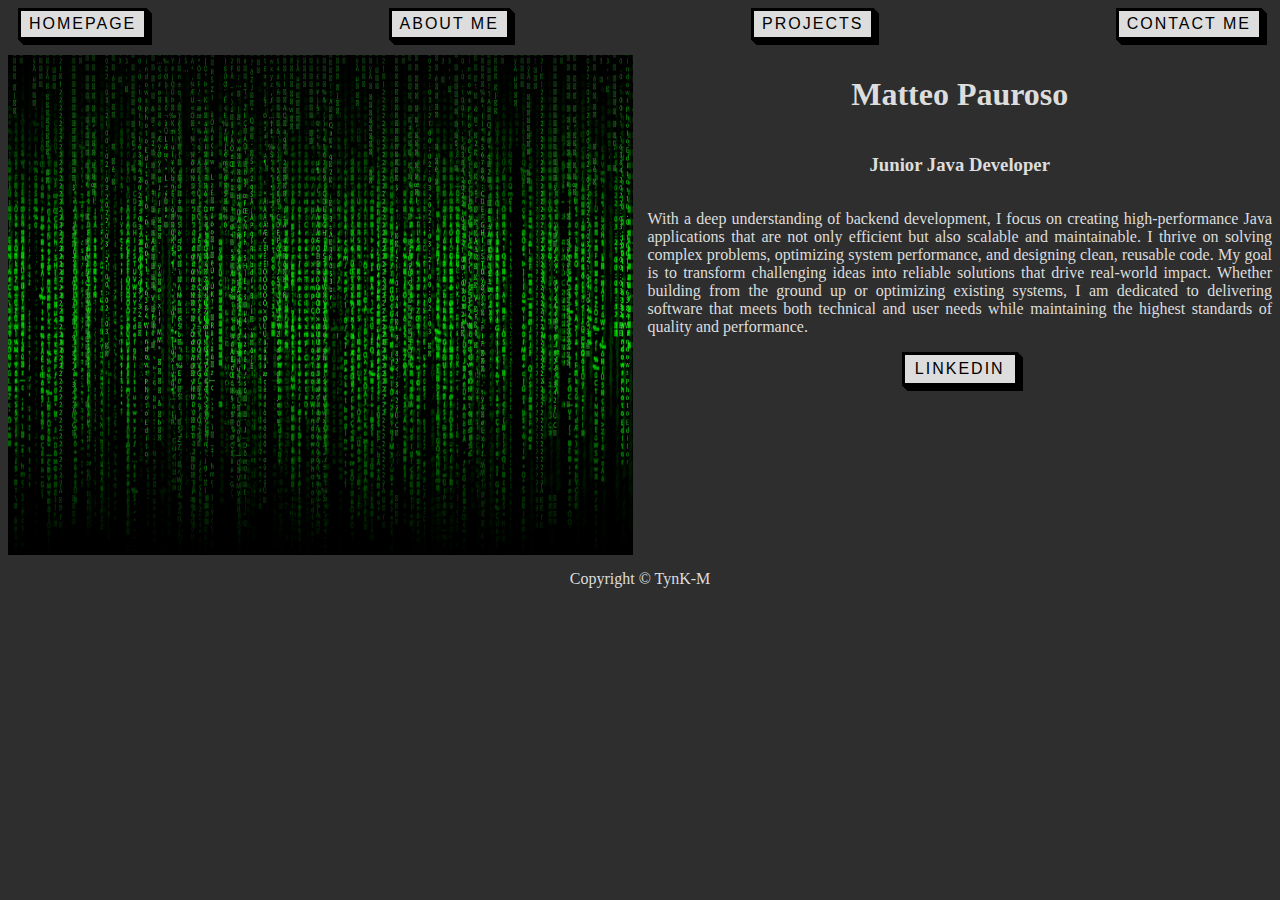
<file: basic-html-css/portfolio v1/index.html>
<!DOCTYPE html>
<html lang="en">

<head>
    <meta charset="UTF-8">
    <meta name="viewport" content="width=device-width, initial-scale=1.0">
    <title>TynK-M - Portfolio</title>
    <!-- Importing the global styles -->
    <link rel="stylesheet" href="styles/global.css">
    <!-- Importing the Local styles -->
    <link rel="stylesheet" href="styles/index.css">
</head>

<body>
    <nav>
        <a href="">
            Homepage
        </a>
        <a href="pages/about-me.html">
            About me
        </a>
        <a href="pages/projects.html">
            Projects
        </a>
        <a href="pages/contact-me.html">
            Contact me
        </a>
    </nav>

    <div id="hero">
        <img src="images/matrix.png" alt="matrix green terminal" class="img-hero">
        <div class="text-hero">
            <h1 class="header-hero">Matteo Pauroso</h1>
            <h3 class="header-hero">Junior Java Developer</h3>
                <p>
                    With a deep understanding of backend development, I focus on creating high-performance Java
                    applications that are not only efficient but also scalable and maintainable. I thrive on solving
                    complex problems, optimizing system performance, and designing clean, reusable code. My goal is to
                    transform challenging ideas into reliable solutions that drive real-world impact. Whether building
                    from the ground up or optimizing existing systems, I am dedicated to delivering software that meets
                    both technical and user needs while maintaining the highest standards of quality and performance.
                </p>

                <a href="https://www.linkedin.com/in/matteo-pauroso/" class="button-styled">LinkedIn</a>
        </div>
    </div>

    <footer>
        Copyright &#169; TynK-M
    </footer>
</body>

</html>
</file>
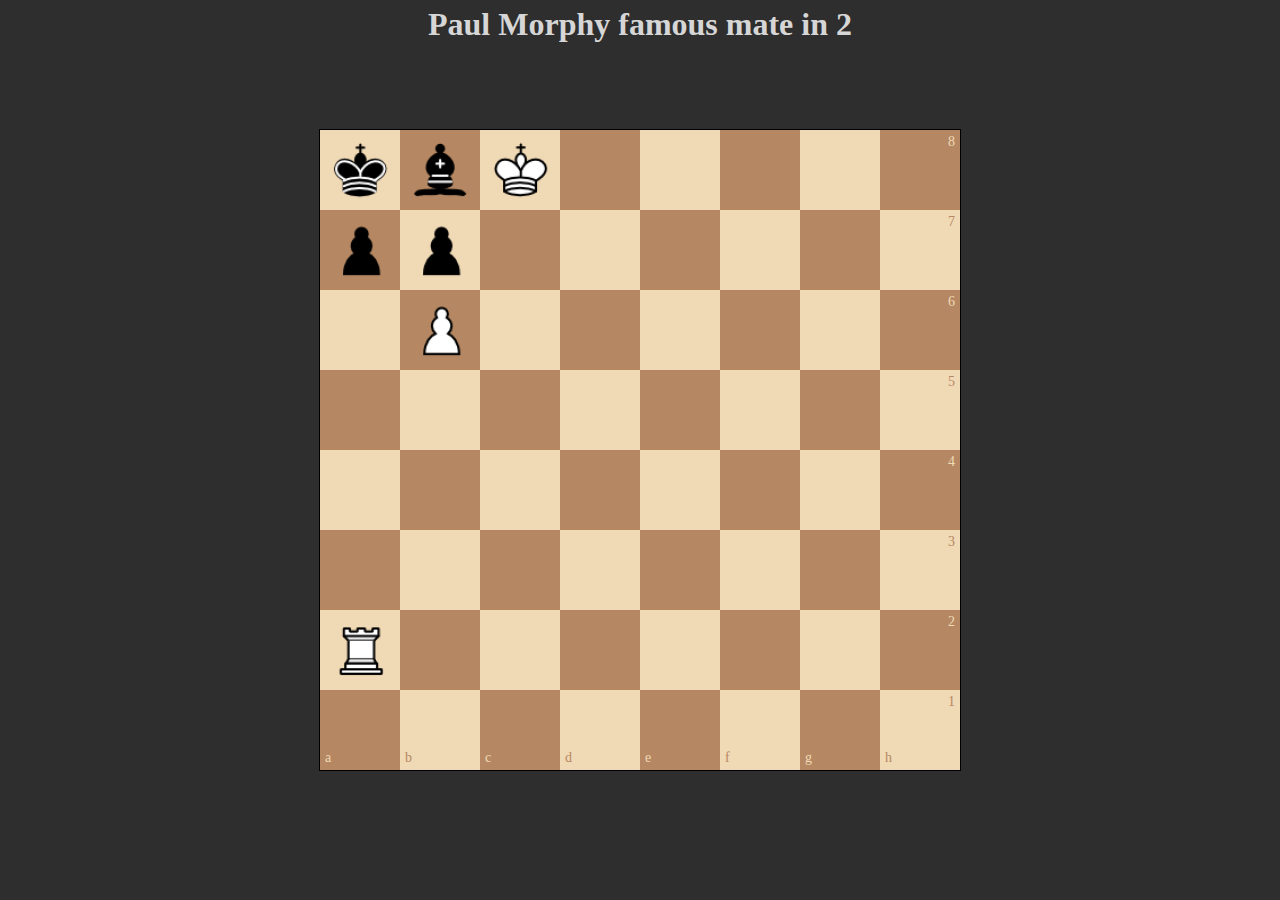
<file: basic-html-css/static-chessboard/index.html>
<!DOCTYPE html>
<html lang="en">

<head>
    <meta charset="UTF-8">
    <meta name="viewport" content="width=device-width, initial-scale=1.0">
    <title>Paul Morphy M2 - TynK-M</title>
    <link rel="stylesheet" href="style.css">
</head>

<body>
    <h1>Paul Morphy famous mate in 2</h1>
    <div id="chessboard">
        <!-- 8th rank -->
        <div class="white-square square">
            <img src="images/black king.png" alt="black-king">
        </div>
        <div class="black-square square">
            <img src="images/black bishop.png" alt="black-bishop">
        </div>
        <div class="white-square square">
            <img src="images/white king.png" alt="white-king">
        </div>
        <div class="black-square square">

        </div>
        <div class="white-square square">

        </div>
        <div class="black-square square">

        </div>
        <div class="white-square square">

        </div>
        <div class="black-square square">
            <p class="row">8</p>
        </div>
        <!-- 7th rank -->
        <div class="black-square square">
            <img src="images/black pawn.png" alt="black-pawn">
        </div>
        <div class="white-square square">
            <img src="images/black pawn.png" alt="black-pawn">
        </div>
        <div class="black-square square">

        </div>
        <div class="white-square square">

        </div>
        <div class="black-square square">

        </div>
        <div class="white-square square">

        </div>
        <div class="black-square square">

        </div>
        <div class="white-square square">
            <p class="row">7</p>
        </div>
        <!-- 6th rank -->
        <div class="white-square square">

        </div>
        <div class="black-square square">
            <img src="images/white pawn.png" alt="white-pawn">
        </div>
        <div class="white-square square">

        </div>
        <div class="black-square square">

        </div>
        <div class="white-square square">

        </div>
        <div class="black-square square">

        </div>
        <div class="white-square square">

        </div>
        <div class="black-square square">
            <p class="row">6</p>
        </div>
        <!-- 5th rank -->
        <div class="black-square square">

        </div>
        <div class="white-square square">

        </div>
        <div class="black-square square">

        </div>
        <div class="white-square square">

        </div>
        <div class="black-square square">

        </div>
        <div class="white-square square">

        </div>
        <div class="black-square square">

        </div>
        <div class="white-square square">
            <p class="row">5</p>
        </div> 
        <!-- 4th rank -->
        <div class="white-square square">

        </div>
        <div class="black-square square">

        </div>
        <div class="white-square square">

        </div>
        <div class="black-square square">

        </div>
        <div class="white-square square">

        </div>
        <div class="black-square square">

        </div>
        <div class="white-square square">

        </div>
        <div class="black-square square">
            <p class="row">4</p>
        </div>
        <!-- 3rd rank -->
        <div class="black-square square">

        </div>
        <div class="white-square square">

        </div>
        <div class="black-square square">

        </div>
        <div class="white-square square">

        </div>
        <div class="black-square square">

        </div>
        <div class="white-square square">

        </div>
        <div class="black-square square">

        </div>
        <div class="white-square square">
            <p class="row">3</p>
        </div> 
        <!-- 2nd rank -->
        <div class="white-square square">
            <img src="images/white rook.png" alt="white-rook">
        </div>
        <div class="black-square square">

        </div>
        <div class="white-square square">

        </div>
        <div class="black-square square">

        </div>
        <div class="white-square square">

        </div>
        <div class="black-square square">

        </div>
        <div class="white-square square">

        </div>
        <div class="black-square square">
            <p class="row">2</p>
        </div>
        <!-- 1st rank -->
        <div class="black-square square">
            <p class="column">a</p>
        </div>
        <div class="white-square square">
            <p class="column">b</p>
        </div>
        <div class="black-square square">
            <p class="column">c</p>
        </div>
        <div class="white-square square">
            <p class="column">d</p>
        </div>
        <div class="black-square square">
            <p class="column">e</p>
        </div>
        <div class="white-square square">
            <p class="column">f</p>
        </div>
        <div class="black-square square">
            <p class="column">g</p>
        </div>
        <div class="white-square square">
            <p class="row">1</p>
            <p class="column">h</p>
        </div>
    </div>
</body>

</html>
</file>
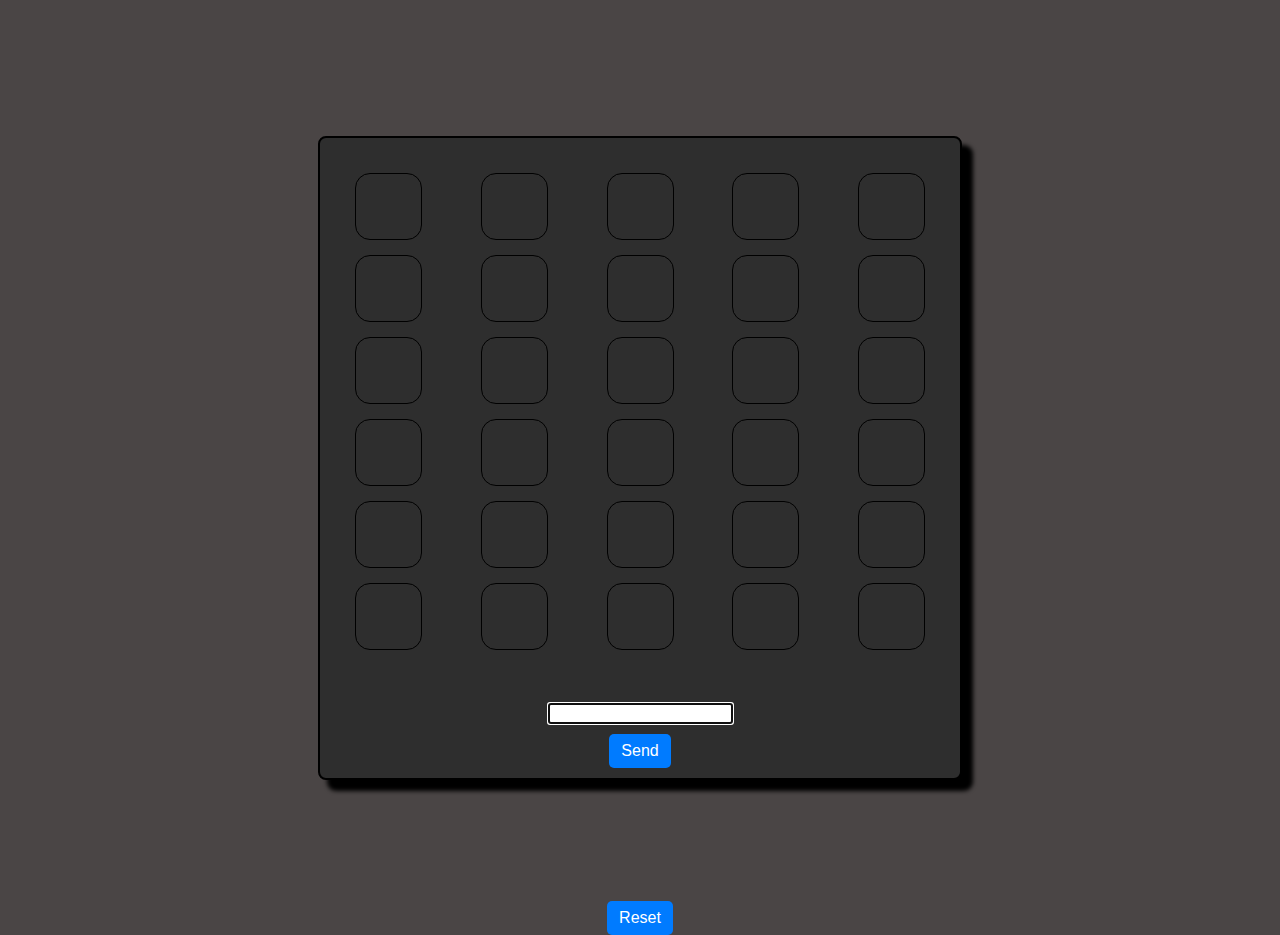
<file: js-projects/wordle/index.html>
<!DOCTYPE html>
<html lang="en">

<head>
    <meta charset="UTF-8">
    <meta name="viewport" content="width=device-width, initial-scale=1.0">
    <title>TynK-M - Wordle</title>
    <link rel="stylesheet" href="style.css">
</head>

<body>
    <!-- Game body container -->
    <div id="game-body">
        <!-- Row (answer-try) -->
        <div id="r1" class="answer-try">
            <!-- Letter box (letter-try) -->
            <span id="r1l1" class="letter-try">

            </span>
            <span id="r1l2" class="letter-try">

            </span>
            <span id="r1l3" class="letter-try">

            </span>
            <span id="r1l4" class="letter-try">

            </span>
            <span id="r1l5" class="letter-try">

            </span>
        </div>

        <div id="r2" class="answer-try">
            <span id="r2l1" class="letter-try">

            </span>
            <span id="r2l2" class="letter-try">

            </span>
            <span id="r2l3" class="letter-try">

            </span>
            <span id="r2l4" class="letter-try">

            </span>
            <span id="r2l5" class="letter-try">

            </span>
        </div>

        <div id="r3" class="answer-try">
            <span id="r3l1" class="letter-try">

            </span>
            <span id="r3l2" class="letter-try">

            </span>
            <span id="r3l3" class="letter-try">

            </span>
            <span id="r3l4" class="letter-try">

            </span>
            <span id="r3l5" class="letter-try">

            </span>
        </div>

        <div id="r4" class="answer-try">
            <span id="r4l1" class="letter-try">

            </span>
            <span id="r4l2" class="letter-try">

            </span>
            <span id="r4l3" class="letter-try">

            </span>
            <span id="r4l4" class="letter-try">

            </span>
            <span id="r4l5" class="letter-try">

            </span>
        </div>

        <div id="r5" class="answer-try">
            <span id="r5l1" class="letter-try">

            </span>
            <span id="r5l2" class="letter-try">

            </span>
            <span id="r5l3" class="letter-try">

            </span>
            <span id="r5l4" class="letter-try">

            </span>
            <span id="r5l5" class="letter-try">

            </span>
        </div>

        <div id="r6" class="answer-try">
            <span id="r6l1" class="letter-try">

            </span>
            <span id="r6l2" class="letter-try">

            </span>
            <span id="r6l3" class="letter-try">

            </span>
            <span id="r6l4" class="letter-try">

            </span>
            <span id="r6l5" class="letter-try">

            </span>
        </div>

        <div name="input" id="answer">
            <p id="error-message" class="error"></p>
            <input id="input-text" type="text" name="input-text" autofocus>
            <input type="button" id="answer-submit" onclick="insertInput();" value="Send">
        </div>
    </div>

    <button id="reset-button"><a href="">Reset</a></button>

    <script src="index.js"></script>
</body>

</html>
</file>
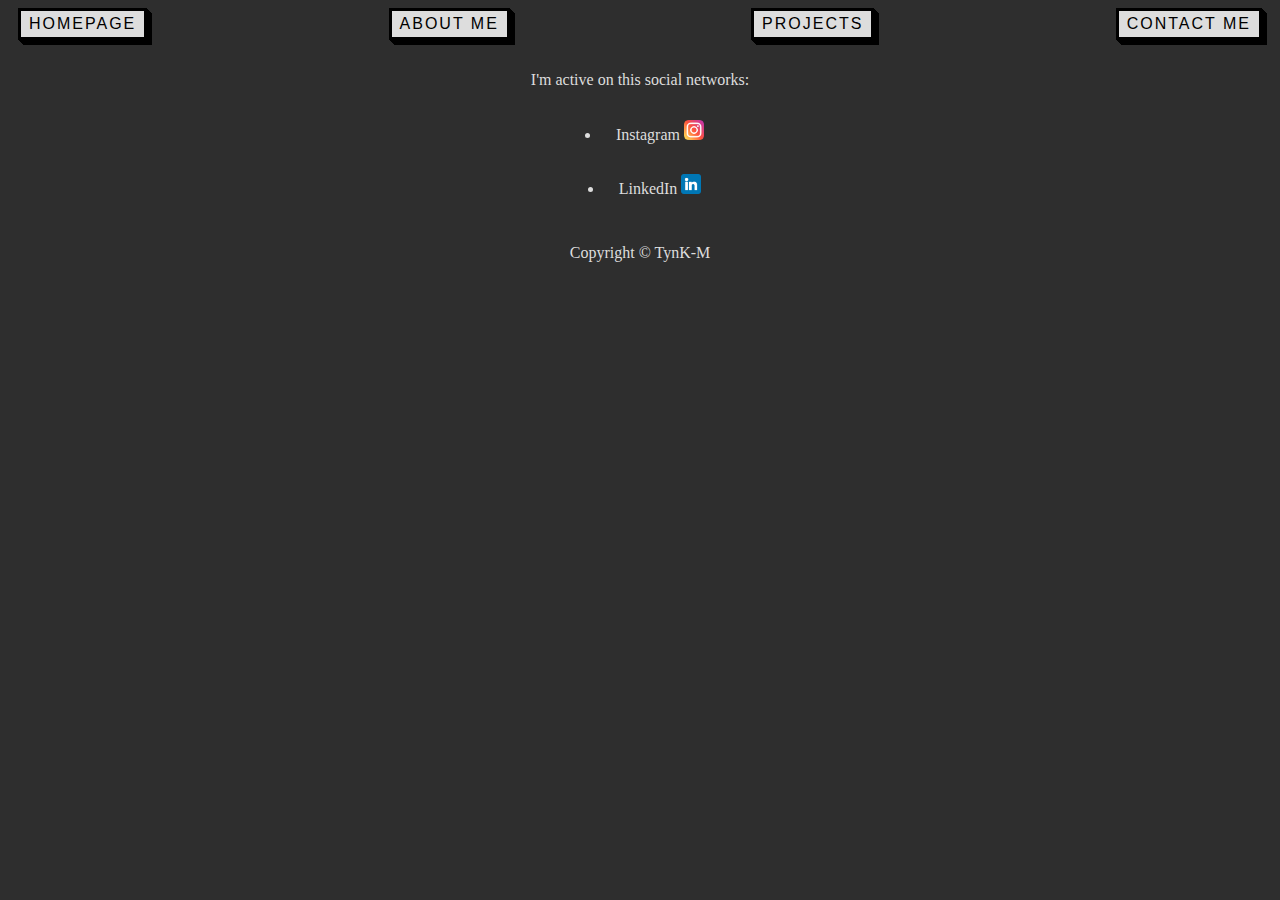
<file: basic-html-css/portfolio v1/pages/contact-me.html>
<!DOCTYPE html>
<html lang="en">

<head>
    <meta charset="UTF-8">
    <meta name="viewport" content="width=device-width, initial-scale=1.0">
    <title>TynK-M - Contact me</title>
    <!-- Importing the global styles -->
    <link rel="stylesheet" href="../styles/global.css">
    <!-- Importing the Local styles -->
    <link rel="stylesheet" href="../styles/contact-me.css">
</head>

<body>
    <nav>
        <a href="../">
            Homepage
        </a>
        <a href="about-me.html">
            About me
        </a>
        <a href="projects.html">
            Projects
        </a>
        <a href="">
            Contact me
        </a>
    </nav>

    <div id="contact-me">
        <p class="contact-p">
            I'm active on this social networks:
        </p>

        <ul id="social-list">
            <li class="social-list-item">Instagram <a href="https://www.instagram.com/tynk_m/"><img src="../images/instagram.png" alt="instagram-icon" class="social-icons"></a></li>
            <li class="social-list-item">LinkedIn <a href="https://www.linkedin.com/in/matteo-pauroso/"><img src="../images/linkedin.png" alt="linkedin" class="social-icons"></a></li>
        </ul>
    </div>

    <footer>
        Copyright &#169; TynK-M
    </footer>
</body>

</html>
</file>
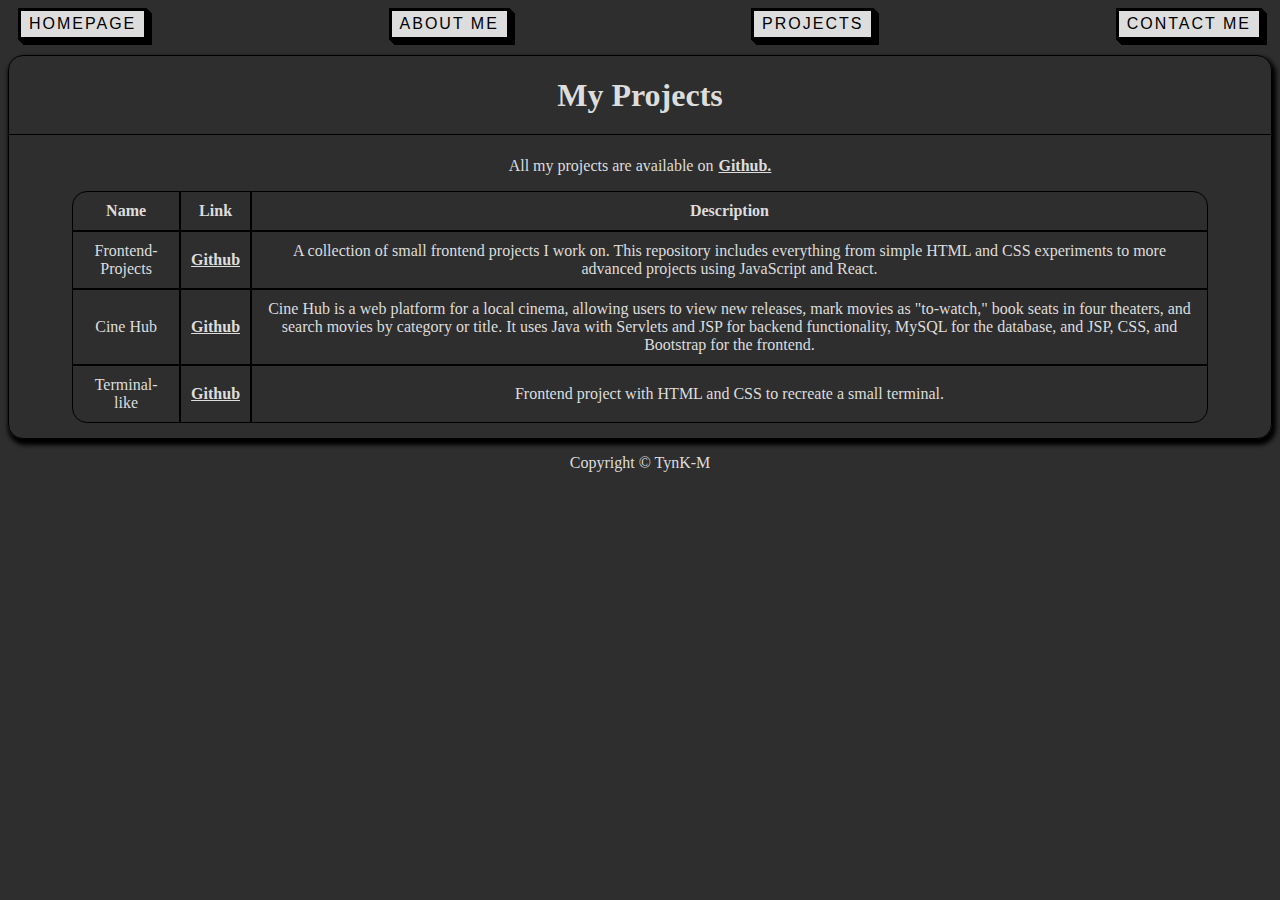
<file: basic-html-css/portfolio v1/pages/projects.html>
<!DOCTYPE html>
<html lang="en">

<head>
    <meta charset="UTF-8">
    <meta name="viewport" content="width=device-width, initial-scale=1.0">
    <title>TynK-M - Projects</title>
    <!-- Importing the global styles -->
    <link rel="stylesheet" href="../styles/global.css">
    <!-- Importing the Local styles -->
    <link rel="stylesheet" href="../styles/projects.css">
</head>

<body>
    <nav>
        <a href="../">
            Homepage
        </a>
        <a href="about-me.html">
            About me
        </a>
        <a href="">
            Projects
        </a>
        <a href="contact-me.html">
            Contact me
        </a>
    </nav>

    <div id="project-section">
        <h1 class="header-projects">
            My Projects
        </h1>

        <p id="introduction-p">
            All my projects are available on <a href="https://github.com/TynK-M" class="github">Github.</a>
        </p>

        <table id="projects">
            <!-- Table column names -->
            <tr>
                <th>Name</th>
                <th>Link</th>
                <th>Description</th>
            </tr>
            <!-- Frontend Projects(This project) -->
            <tr>
                <td>Frontend-Projects</td>
                <td><a href="https://github.com/TynK-M/Frontend-Projects" class="github">Github</a></td>
                <td>A collection of small frontend projects I work on. This repository includes everything from simple
                    HTML and CSS experiments to more advanced projects using JavaScript and React.</td>
            </tr>
            <!-- Cine Hub -->
            <tr>
                <td>Cine Hub</td>
                <td><a href="https://github.com/TynK-M/CineHub" class="github">Github</a></td>
                <td>Cine Hub is a web platform for a local cinema, allowing users to view new releases, mark movies as
                    "to-watch," book seats in four theaters, and search movies by category or title. It uses Java with
                    Servlets and JSP for backend functionality, MySQL for the database, and JSP, CSS, and Bootstrap for
                    the frontend.</td>
            </tr>
            <!-- Terminal-like -->
            <tr>
                <td>Terminal-like</td>
                <td><a href="https://github.com/TynK-M/terminal-like" class="github">Github</a></td>
                <td>Frontend project with HTML and CSS to recreate a small terminal.</td>
            </tr>
        </table>
    </div>

    <footer>
        Copyright &#169; TynK-M
    </footer>
</body>

</html>
</file>
<file: basic-html-css/portfolio v1/styles/global.css>
html {
    background-color: #2e2e2e;
    color: #DDDDDD;
}

/*Nav styling*/
nav {
    padding: 0 10px 15px 10px;
    display: flex;
    justify-content: space-between;
}

nav>a,
.button-styled{
    font-family: "Open Sans", sans-serif;
    font-size: 16px;
    letter-spacing: 2px;
    text-decoration: none;
    text-transform: uppercase;
    background-color: #DDDDDD;
    color: #000;
    cursor: pointer;
    border: 3px solid;
    padding: 0.25em 0.5em;
    box-shadow: 1px 1px 0px 0px, 2px 2px 0px 0px, 3px 3px 0px 0px, 4px 4px 0px 0px, 5px 5px 0px 0px;
    position: relative;
    user-select: none;
    -webkit-user-select: none;
    touch-action: manipulation;
}

nav>a:active,
.button-styled:active {
    box-shadow: 0px 0px 0px 0px;
    top: 5px;
    left: 5px;
}

@media (min-width: 768px) {
    .button-54 {
        padding: 0.25em 0.75em;
    }
}
/*Footer styling*/
footer{
    padding-top: 15px;
    display: flex;
    justify-content: center;
}
</file>
<file: basic-html-css/portfolio v1/styles/index.css>
/*Hero section style*/
#hero{
    display: flex;
}

.img-hero {
    flex: 50%;
    width: 300px;
    height: 500px;
}

.text-hero{
    flex: 50%;
    padding-left: 15px;
    display: flex;
    flex-direction: column;
    align-items: center;
}

.header-hero{
    display: flex;
    justify-content: center;
}

#hero p{
    text-align: justify;
}

.button-styled{
    display: flex;
    justify-content: center;
    align-items: center;
    padding: 5px 10px;
    width: fit-content;
}
</file>
<file: basic-html-css/static-chessboard/style.css>
html,
body {
    background-color: #2e2e2e;
    padding: 0;
    margin: 0;
}

body{
    display: flex;
    justify-content: center;
    align-items: center;
    height: 100vh;
}

h1{
    position: absolute;
    color: hsl(0, 0%, 84%);
    top: -15px;
}

/*Creating the chessboard grid*/
#chessboard{
    background-color: rgb(75, 61, 17);
    width: 640px;
    height: 640px;
    border: 1px solid #000000;
    display: grid;
    grid-template-columns: repeat(8, 1fr);
    grid-template-rows: repeat(8, 1fr);
}
/*Coloring the squares*/
.square {
    width: 80px;
    height: 80px;
    display: flex;
    justify-content: center;
    align-items: center;
    position: relative;
}

.white-square{
    background-color: #F0D9B5;
}
.black-square{
    background-color: #B58863;
}
/*Adjusting the piece dimension*/
.square img {
    width: 68px;
    height: 68px;
}
/*Adjusting the notation a-h for the rows*/
.column{
    position: absolute;
    bottom: -10px;
    left: 5px;
    font-size: 14px;
}

.white-square .column{
    color: #B58863;
}

.black-square .column{
    color: #F0D9B5;
}
/*Adjusting the notation 1-8 for the rows*/
.row{
    position: absolute;
    top: -10px;
    right: 5px;
    font-size: 14px;
}

.white-square .row{
    color: #B58863;
}

.black-square .row{
    color: #F0D9B5;
}
</file>
<file: js-projects/wordle/style.css>
html {
    background-color: hsl(0, 3%, 28%);
}

body {
    display: flex;
    justify-content: center;
    align-items: center;
    height: 100vh;
}

#game-body {
    position: relative;
    background-color: #2e2e2e;
    color: white;
    border-radius: 8px;
    border: 2px solid #000000;
    padding: 20px;
    height: 600px;
    width: 600px;
    box-shadow: 10px 10px 4px 1px #000000;
    transition: all 0.3s ease;
}

#game-body:hover {
    box-shadow: none;
}

/*Guesses rows and columns*/
.answer-try {
    /*Rows*/
    display: flex;
    margin: 15px 15px 0 15px;
    justify-content: space-between;
}

.letter-try {
    width: 65px;
    height: 65px;
    border: 1px solid #000000;
    border-radius: 15px;
    display: flex;
    justify-content: center;
    align-items: center;
    font-size: 50px;
}

/*Bottom textarea and submit button styling*/
#answer {
    position: absolute;
    bottom: 10px;
    width: inherit;
    display: flex;
    flex-direction: column;
    align-items: center;
}

#answer textarea {
    width: 200px;
    height: 40px;
    resize: none;
    border-radius: 5px;
    padding: 5px;
    font-size: 16px;
}

#answer-submit {
    margin-top: 10px;
    padding: 8px 12px;
    font-size: 16px;
    border: none;
    border-radius: 5px;
    background-color: #007bff;
    color: white;
    cursor: pointer;
}

#answer-submit:hover {
    background-color: #0056b3;
}

#error-message {
    color: red;
    display: none;
    font-size: 14px;
    margin-top: 5px;
}

/*Reset button*/
#reset-button {
    position: absolute;
    bottom: -35px;
    margin-top: 10px;
    padding: 8px 12px;
    font-size: 16px;
    border: none;
    border-radius: 5px;
    background-color: #007bff;
    color: white;
    cursor: pointer;
}

#reset-button a {
    text-decoration: none;
    color: white;
}

#reset-button:hover {
    background-color: #0056b3;
}
</file>
<file: basic-html-css/portfolio v1/styles/contact-me.css>
.contact-p{
    display: flex;
    justify-content: center;
}

#social-list{
    display: flexbox;
    flex-direction: column;
    justify-content: center;
    justify-items: center;
    align-items: center;
}

.social-list-item{
    padding: 15px;
}

.social-icons{
    width: 20px;
}
</file>
<file: basic-html-css/portfolio v1/styles/projects.css>
#project-section{
    border: 1px solid #000000;
    border-radius: 15px;
    box-shadow: 2px 4px 4px 2px #000000;
    transition: all 0.5s ease;
}

#project-section:hover{
    box-shadow: none;
}

.header-projects{
    display: flex;
    justify-content: center;
    padding-bottom: 20px;
    border-bottom: 1px solid #000000;
}

#introduction-p{
    display: flex;
    justify-content: center;
    text-align: justify;
    gap: 5px;
}

.github{
    color: #DDDDDD;
    text-decoration: underline;
    font-weight: bold;
}

.github:hover{
    color: hsl(0, 0%, 100%);
}

#projects{
    margin: 15px auto;
    width: 90%;
    border-collapse: separate;
    border-spacing: 0;
    overflow: hidden;
}

#projects tr,
#projects th,
#projects td{
    padding: 10px;
    text-align: center;
    border: 1px solid #000000;
}

#projects th:first-child {
    border-top-left-radius: 15px;
}

#projects th:last-child {
    border-top-right-radius: 15px;
}

#projects tr:last-child td:first-child {
    border-bottom-left-radius: 15px;
}

#projects tr:last-child td:last-child {
    border-bottom-right-radius: 15px;
}
</file>
